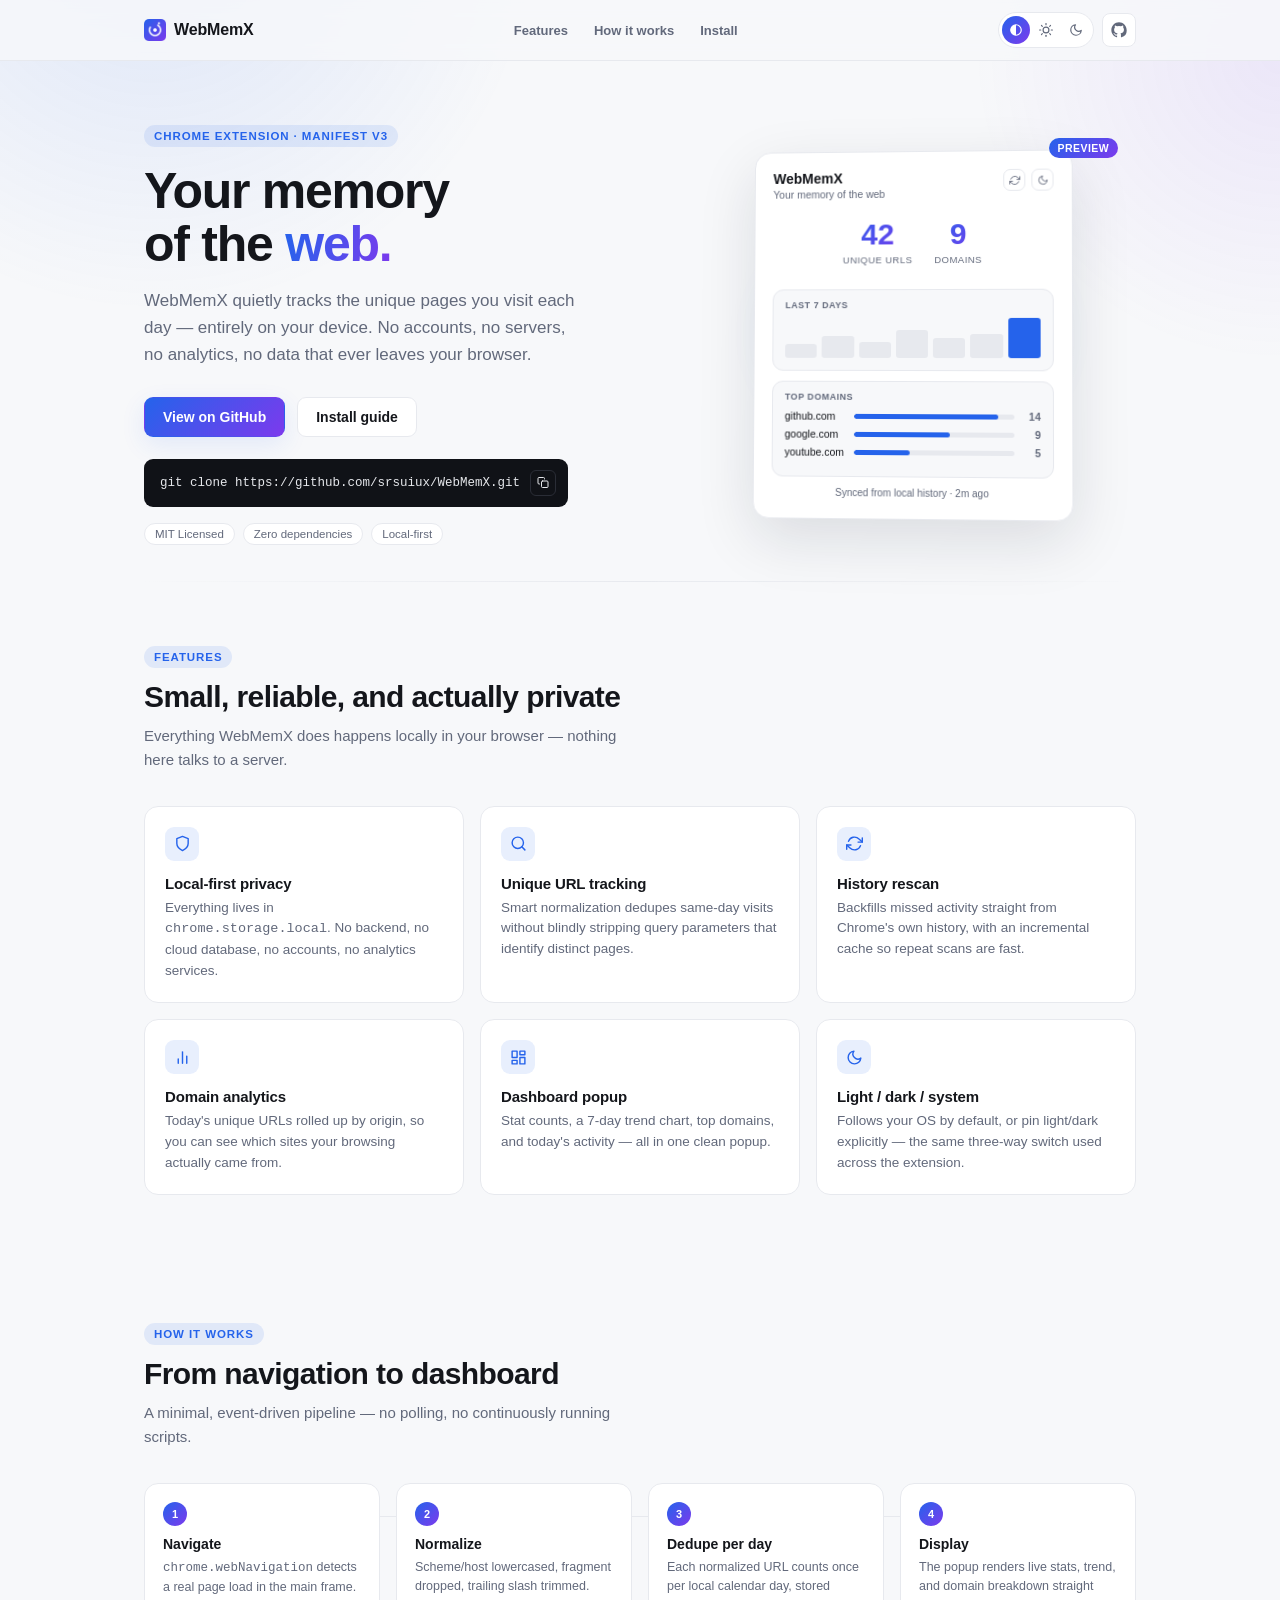
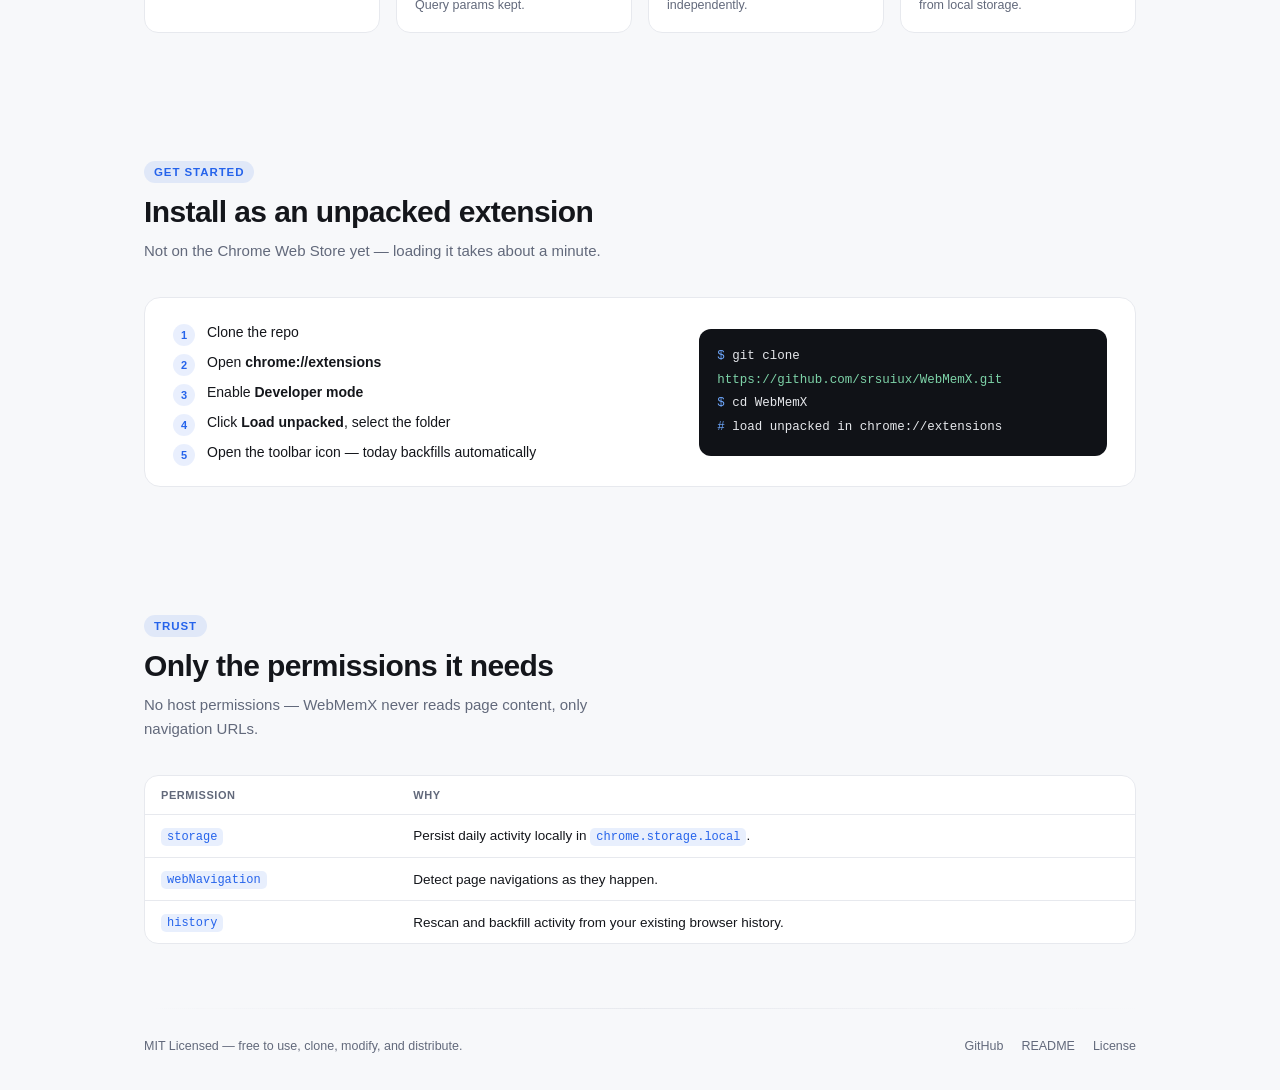
<file: docs/index.html>
<!DOCTYPE html>
<html lang="en">
<head>
<meta charset="UTF-8" />
<script>
  // Applied synchronously, before first paint, so a returning visitor with
  // an explicit theme saved never sees a flash of the wrong theme.
  (function () {
    try {
      var t = localStorage.getItem("webmemx-docs-theme");
      if (t === "light" || t === "dark") document.documentElement.setAttribute("data-theme", t);
    } catch (e) {}
  })();
</script>
<meta name="viewport" content="width=device-width, initial-scale=1" />
<title>WebMemX — Your memory of the web</title>
<meta name="description" content="WebMemX is a privacy-first Chrome extension that locally tracks the unique pages you visit. No accounts, no servers, no tracking." />
<link rel="icon" type="image/svg+xml" href="icons/webmemx-icon.svg" />
<link rel="icon" type="image/png" sizes="32x32" href="icons/icon-32.png" />
<link rel="icon" type="image/png" sizes="48x48" href="icons/icon-48.png" />
<link rel="apple-touch-icon" sizes="180x180" href="icons/icon-180.png" />
<style>
  :root {
    color-scheme: light dark;
    --bg: #f7f8fa;
    --bg-raised: #ffffff;
    --fg: #14161b;
    --muted: #62697b;
    --accent: #2563eb;
    --accent-2: #7c3aed;
    --accent-soft: rgba(37, 99, 235, 0.1);
    --glow-1: rgba(37, 99, 235, 0.12);
    --glow-2: rgba(124, 58, 237, 0.09);
    --border: #e7e9ee;
    --code-bg: #101217;
    --code-fg: #e6e8ec;
    --shadow: 0 1px 2px rgba(16, 24, 40, 0.04), 0 12px 32px rgba(16, 24, 40, 0.06);
    --shadow-lg: 0 20px 60px rgba(16, 24, 40, 0.12);
    --noise-opacity: 0.025;
  }

  @media (prefers-color-scheme: dark) {
    :root:not([data-theme="light"]) {
      --bg: #08090c;
      --bg-raised: #131519;
      --fg: #f3f4f6;
      --muted: #939aab;
      --accent: #6ea8fe;
      --accent-2: #b39bfb;
      --accent-soft: rgba(110, 168, 254, 0.14);
      --glow-1: rgba(110, 168, 254, 0.16);
      --glow-2: rgba(179, 155, 251, 0.12);
      --border: #23262e;
      --code-bg: #05060a;
      --code-fg: #e6e8ec;
      --shadow: 0 1px 2px rgba(0, 0, 0, 0.4), 0 12px 32px rgba(0, 0, 0, 0.35);
      --shadow-lg: 0 24px 70px rgba(0, 0, 0, 0.55);
      --noise-opacity: 0.045;
    }
  }

  :root[data-theme="dark"] {
    --bg: #08090c;
    --bg-raised: #131519;
    --fg: #f3f4f6;
    --muted: #939aab;
    --accent: #6ea8fe;
    --accent-2: #b39bfb;
    --accent-soft: rgba(110, 168, 254, 0.14);
    --glow-1: rgba(110, 168, 254, 0.16);
    --glow-2: rgba(179, 155, 251, 0.12);
    --border: #23262e;
    --code-bg: #05060a;
    --code-fg: #e6e8ec;
    --shadow: 0 1px 2px rgba(0, 0, 0, 0.4), 0 12px 32px rgba(0, 0, 0, 0.35);
    --shadow-lg: 0 24px 70px rgba(0, 0, 0, 0.55);
    --noise-opacity: 0.045;
  }

  :root[data-theme="light"] {
    --bg: #f7f8fa;
    --bg-raised: #ffffff;
    --fg: #14161b;
    --muted: #62697b;
    --accent: #2563eb;
    --accent-2: #7c3aed;
    --accent-soft: rgba(37, 99, 235, 0.1);
    --glow-1: rgba(37, 99, 235, 0.12);
    --glow-2: rgba(124, 58, 237, 0.09);
    --border: #e7e9ee;
    --code-bg: #101217;
    --code-fg: #e6e8ec;
    --shadow: 0 1px 2px rgba(16, 24, 40, 0.04), 0 12px 32px rgba(16, 24, 40, 0.06);
    --shadow-lg: 0 20px 60px rgba(16, 24, 40, 0.12);
    --noise-opacity: 0.025;
  }

  * { box-sizing: border-box; }

  html { scroll-behavior: smooth; }

  body {
    margin: 0;
    background: var(--bg);
    color: var(--fg);
    font-family: -apple-system, BlinkMacSystemFont, "Segoe UI", Roboto, sans-serif;
    -webkit-font-smoothing: antialiased;
    position: relative;
  }

  body::before {
    content: "";
    position: fixed;
    inset: 0;
    z-index: -2;
    pointer-events: none;
    background:
      radial-gradient(640px circle at 12% -8%, var(--glow-1), transparent 60%),
      radial-gradient(560px circle at 100% 6%, var(--glow-2), transparent 55%);
  }

  body::after {
    content: "";
    position: fixed;
    inset: 0;
    z-index: -1;
    pointer-events: none;
    opacity: var(--noise-opacity);
    mix-blend-mode: overlay;
    background-image: url("data:image/svg+xml,%3Csvg xmlns='http://www.w3.org/2000/svg' width='140' height='140'%3E%3Cfilter id='n'%3E%3CfeTurbulence type='fractalNoise' baseFrequency='0.85' numOctaves='2' stitchTiles='stitch'/%3E%3C/filter%3E%3Crect width='100%25' height='100%25' filter='url(%23n)'/%3E%3C/svg%3E");
  }

  a { color: inherit; }

  .wrap {
    max-width: 1040px;
    margin: 0 auto;
    padding: 0 24px;
  }

  /* ---- nav ---- */
  nav {
    position: sticky;
    top: 0;
    z-index: 20;
    background: color-mix(in srgb, var(--bg) 82%, transparent);
    backdrop-filter: blur(10px);
    border-bottom: 1px solid var(--border);
  }

  nav .wrap {
    display: grid;
    grid-template-columns: auto 1fr auto;
    align-items: center;
    gap: 16px;
    height: 60px;
  }

  .wordmark {
    display: flex;
    align-items: center;
    gap: 8px;
    font-weight: 800;
    font-size: 16px;
    letter-spacing: -0.01em;
    text-decoration: none;
  }

  .wordmark img {
    width: 22px;
    height: 22px;
    display: block;
  }

  .nav-links {
    display: flex;
    justify-content: center;
    gap: 26px;
    font-size: 13px;
    font-weight: 600;
    color: var(--muted);
  }

  .nav-links a { text-decoration: none; transition: color 0.15s ease; }
  .nav-links a:hover { color: var(--fg); }

  .nav-actions {
    display: flex;
    align-items: center;
    gap: 8px;
  }

  .icon-btn {
    display: flex;
    align-items: center;
    justify-content: center;
    width: 34px;
    height: 34px;
    border-radius: 8px;
    border: 1px solid var(--border);
    background: var(--bg-raised);
    color: var(--muted);
    cursor: pointer;
    text-decoration: none;
    transition: color 0.15s ease, border-color 0.15s ease, transform 0.15s ease;
  }

  .icon-btn:hover { color: var(--fg); border-color: var(--accent); }
  .icon-btn:active { transform: scale(0.94); }
  .icon-btn svg { width: 16px; height: 16px; }

  .theme-switch {
    display: flex;
    gap: 2px;
    padding: 3px;
    border-radius: 999px;
    border: 1px solid var(--border);
    background: var(--bg-raised);
  }

  .t-opt {
    display: flex;
    align-items: center;
    justify-content: center;
    width: 28px;
    height: 28px;
    border: none;
    border-radius: 999px;
    background: transparent;
    color: var(--muted);
    cursor: pointer;
    transition: background 0.15s ease, color 0.15s ease;
  }

  .t-opt svg { width: 14px; height: 14px; }
  .t-opt:hover { color: var(--fg); }

  .t-opt.active {
    background: linear-gradient(135deg, var(--accent), var(--accent-2));
    color: #fff;
  }

  .t-opt.active:hover { color: #fff; }

  @media (max-width: 700px) {
    .nav-links { display: none; }
  }

  /* ---- hero ---- */
  header.hero {
    padding: 64px 0 36px;
    position: relative;
  }

  .hero-grid {
    display: grid;
    grid-template-columns: 1.05fr 0.95fr;
    gap: 48px;
    align-items: center;
  }

  .eyebrow {
    display: inline-flex;
    align-items: center;
    gap: 6px;
    font-size: 11.5px;
    font-weight: 700;
    text-transform: uppercase;
    letter-spacing: 0.08em;
    color: var(--accent);
    background: var(--accent-soft);
    padding: 5px 10px;
    border-radius: 999px;
    margin-bottom: 18px;
  }

  h1 {
    margin: 0 0 16px;
    font-size: clamp(34px, 5vw, 50px);
    line-height: 1.06;
    letter-spacing: -0.025em;
    font-weight: 800;
  }

  h1 span {
    color: var(--accent);
    background: linear-gradient(100deg, var(--accent), var(--accent-2));
    -webkit-background-clip: text;
    background-clip: text;
    -webkit-text-fill-color: transparent;
  }

  .lede {
    margin: 0 0 28px;
    font-size: 17px;
    line-height: 1.6;
    color: var(--muted);
    max-width: 46ch;
  }

  .cta-row {
    display: flex;
    flex-wrap: wrap;
    gap: 12px;
    margin-bottom: 22px;
  }

  .btn {
    display: inline-flex;
    align-items: center;
    gap: 8px;
    padding: 11px 18px;
    border-radius: 9px;
    font-size: 14px;
    font-weight: 700;
    text-decoration: none;
    border: 1px solid transparent;
    cursor: pointer;
    transition: transform 0.15s ease, opacity 0.15s ease, box-shadow 0.2s ease;
  }

  .btn:active { transform: scale(0.97); }

  .btn-primary {
    background: linear-gradient(135deg, var(--accent), var(--accent-2));
    color: #fff;
    box-shadow: 0 8px 24px var(--accent-soft);
  }

  .btn-primary:hover { opacity: 0.92; box-shadow: 0 10px 30px var(--accent-soft); }

  .btn-ghost {
    background: var(--bg-raised);
    color: var(--fg);
    border-color: var(--border);
  }

  .btn-ghost:hover { border-color: var(--accent); }

  .clone-box {
    display: inline-flex;
    align-items: center;
    gap: 10px;
    background: var(--code-bg);
    color: var(--code-fg);
    border-radius: 9px;
    padding: 11px 12px 11px 16px;
    font-size: 12.5px;
    max-width: 100%;
  }

  .clone-box code {
    font-family: ui-monospace, SFMono-Regular, Menlo, monospace;
    white-space: nowrap;
    overflow-x: auto;
  }

  .clone-box button {
    flex-shrink: 0;
    display: flex;
    align-items: center;
    justify-content: center;
    width: 26px;
    height: 26px;
    border-radius: 6px;
    border: 1px solid #2a2d36;
    background: transparent;
    color: var(--code-fg);
    cursor: pointer;
  }

  .clone-box button:hover { background: #1c1e26; }
  .clone-box svg { width: 13px; height: 13px; }

  .badges {
    display: flex;
    gap: 8px;
    flex-wrap: wrap;
    font-size: 11.5px;
    color: var(--muted);
    margin-top: 16px;
  }

  .badge {
    border: 1px solid var(--border);
    border-radius: 999px;
    padding: 4px 10px;
    background: var(--bg-raised);
  }

  /* ---- mock popup preview ---- */
  .preview-shell {
    position: relative;
    display: flex;
    justify-content: center;
  }

  .preview-shell::before {
    content: "";
    position: absolute;
    inset: -30px;
    background: radial-gradient(closest-side, var(--glow-1), transparent 70%);
    filter: blur(6px);
    z-index: 0;
  }

  .preview-tag {
    position: absolute;
    top: -12px;
    right: 18px;
    background: linear-gradient(135deg, var(--accent), var(--accent-2));
    color: #fff;
    font-size: 10.5px;
    font-weight: 800;
    letter-spacing: 0.04em;
    text-transform: uppercase;
    padding: 4px 9px;
    border-radius: 999px;
    z-index: 2;
  }

  .mock {
    position: relative;
    z-index: 1;
    width: 320px;
    background: var(--bg-raised);
    border: 1px solid var(--border);
    border-radius: 16px;
    box-shadow: var(--shadow-lg);
    padding: 18px 18px 20px;
    transform: perspective(1200px) rotateY(-4deg) rotateX(2deg);
  }

  .mock-header {
    display: flex;
    justify-content: space-between;
    align-items: flex-start;
    margin-bottom: 14px;
  }

  .mock-header .title { font-weight: 800; font-size: 14px; }
  .mock-header .sub { font-size: 10.5px; color: var(--muted); margin-top: 2px; }

  .mock-icons { display: flex; gap: 6px; }
  .mock-icons span {
    width: 22px;
    height: 22px;
    border-radius: 7px;
    border: 1px solid var(--border);
    display: flex;
    align-items: center;
    justify-content: center;
    color: var(--muted);
  }
  .mock-icons svg { width: 11px; height: 11px; }

  .mock-hero {
    display: flex;
    justify-content: center;
    gap: 22px;
    padding: 6px 0 12px;
  }

  .mock-stat { text-align: center; }
  .mock-stat b {
    display: block;
    font-size: 30px;
    line-height: 1;
    background: linear-gradient(135deg, var(--accent), var(--accent-2));
    -webkit-background-clip: text;
    background-clip: text;
    -webkit-text-fill-color: transparent;
  }
  .mock-stat small { font-size: 9.5px; color: var(--muted); text-transform: uppercase; letter-spacing: 0.05em; }

  .mock-panel {
    background: var(--bg);
    border: 1px solid var(--border);
    border-radius: 11px;
    padding: 10px 12px 12px;
    margin-top: 10px;
  }

  .mock-panel h4 {
    margin: 0 0 8px;
    font-size: 9px;
    text-transform: uppercase;
    letter-spacing: 0.06em;
    color: var(--muted);
    font-weight: 800;
  }

  .mock-trend {
    display: flex;
    align-items: flex-end;
    gap: 5px;
    height: 40px;
  }

  .mock-trend i {
    flex: 1;
    display: block;
    background: var(--border);
    border-radius: 3px;
  }

  .mock-trend i.on { background: var(--accent); }

  .mock-domain {
    display: grid;
    grid-template-columns: 62px 1fr 18px;
    align-items: center;
    gap: 8px;
    font-size: 10.5px;
    margin-bottom: 6px;
  }

  .mock-domain .track {
    height: 5px;
    border-radius: 3px;
    background: var(--border);
    overflow: hidden;
  }

  .mock-domain .fill { height: 100%; background: var(--accent); border-radius: 3px; }
  .mock-domain b { text-align: right; color: var(--muted); font-weight: 600; }

  .mock-caption {
    margin-top: 10px;
    font-size: 10px;
    color: var(--muted);
    text-align: center;
  }

  /* ---- section divider ---- */
  .divider {
    height: 1px;
    background: linear-gradient(90deg, transparent, var(--border), transparent);
  }

  /* ---- sections ---- */
  section { padding: 64px 0; scroll-margin-top: 76px; }

  .section-head { max-width: 56ch; margin: 0 0 34px; }
  .section-head .eyebrow { margin-bottom: 12px; }

  h2 {
    margin: 0 0 10px;
    font-size: clamp(24px, 3vw, 30px);
    letter-spacing: -0.02em;
  }

  .section-head p {
    margin: 0;
    color: var(--muted);
    font-size: 15px;
    line-height: 1.6;
  }

  .reveal {
    opacity: 0;
    transform: translateY(16px);
    transition: opacity 0.6s ease, transform 0.6s ease;
  }

  .reveal.in { opacity: 1; transform: none; }

  @media (prefers-reduced-motion: reduce) {
    .reveal { opacity: 1; transform: none; transition: none; }
    html { scroll-behavior: auto; }
  }

  .grid-cards {
    display: grid;
    grid-template-columns: repeat(3, 1fr);
    gap: 16px;
  }

  .card {
    background: var(--bg-raised);
    border: 1px solid var(--border);
    border-radius: 14px;
    padding: 20px;
    transition: transform 0.18s ease, border-color 0.18s ease, box-shadow 0.18s ease;
  }

  .card:hover {
    transform: translateY(-3px);
    border-color: var(--accent);
    box-shadow: var(--shadow);
  }

  .card .ic {
    width: 34px;
    height: 34px;
    border-radius: 9px;
    background: var(--accent-soft);
    color: var(--accent);
    display: flex;
    align-items: center;
    justify-content: center;
    margin-bottom: 14px;
  }

  .card .ic svg { width: 17px; height: 17px; }

  .card h3 { margin: 0 0 6px; font-size: 15px; letter-spacing: -0.01em; }
  .card p { margin: 0; font-size: 13.5px; line-height: 1.55; color: var(--muted); }

  /* ---- how it works ---- */
  .steps-wrap { position: relative; }

  .steps-line {
    position: absolute;
    top: 33px;
    left: 4%;
    right: 4%;
    height: 1px;
    background: linear-gradient(90deg, transparent, var(--border) 15%, var(--border) 85%, transparent);
    z-index: 0;
  }

  .steps {
    position: relative;
    z-index: 1;
    display: grid;
    grid-template-columns: repeat(4, 1fr);
    gap: 16px;
  }

  .step {
    border: 1px solid var(--border);
    border-radius: 14px;
    padding: 18px;
    background: var(--bg-raised);
  }

  .step .n {
    display: inline-flex;
    align-items: center;
    justify-content: center;
    width: 24px;
    height: 24px;
    border-radius: 999px;
    font-size: 11px;
    font-weight: 800;
    color: #fff;
    background: linear-gradient(135deg, var(--accent), var(--accent-2));
    margin-bottom: 10px;
  }

  .step h3 { margin: 0 0 6px; font-size: 14px; }
  .step p { margin: 0; font-size: 12.5px; color: var(--muted); line-height: 1.5; }

  @media (max-width: 860px) {
    .steps-line { display: none; }
  }

  /* ---- install ---- */
  .install-panel {
    background: var(--bg-raised);
    border: 1px solid var(--border);
    border-radius: 16px;
    padding: 26px 28px;
    display: grid;
    grid-template-columns: 1.1fr 0.9fr;
    gap: 28px;
    align-items: center;
  }

  ol.install-steps {
    list-style: none;
    margin: 0;
    padding: 0;
    counter-reset: step;
    font-size: 14px;
    color: var(--fg);
  }

  ol.install-steps li {
    position: relative;
    padding-left: 34px;
    counter-increment: step;
    margin-bottom: 14px;
  }

  ol.install-steps li:last-child { margin-bottom: 0; }

  ol.install-steps li::before {
    content: counter(step);
    position: absolute;
    left: 0;
    top: 0;
    width: 22px;
    height: 22px;
    border-radius: 999px;
    background: var(--accent-soft);
    color: var(--accent);
    font-size: 11px;
    font-weight: 800;
    text-align: center;
    line-height: 22px;
  }

  ol.install-steps b { color: var(--fg); }

  .terminal {
    background: var(--code-bg);
    color: var(--code-fg);
    border-radius: 12px;
    padding: 16px 18px;
    font-family: ui-monospace, SFMono-Regular, Menlo, monospace;
    font-size: 12.5px;
    line-height: 1.9;
  }

  .terminal .l { display: block; }
  .terminal .p { color: #6ea8fe; }
  .terminal .c { color: #7dd3a8; }

  /* ---- permissions ---- */
  .perm-wrap {
    border: 1px solid var(--border);
    border-radius: 14px;
    overflow: hidden;
    background: var(--bg-raised);
  }

  table.perm { width: 100%; border-collapse: collapse; font-size: 13.5px; }

  table.perm th, table.perm td { text-align: left; padding: 13px 16px; }

  table.perm tbody tr { border-top: 1px solid var(--border); transition: background 0.15s ease; }
  table.perm tbody tr:hover { background: var(--accent-soft); }

  table.perm th {
    color: var(--muted);
    font-size: 11px;
    text-transform: uppercase;
    letter-spacing: 0.05em;
    font-weight: 700;
  }

  table.perm code {
    font-family: ui-monospace, SFMono-Regular, Menlo, monospace;
    background: var(--accent-soft);
    color: var(--accent);
    padding: 2px 6px;
    border-radius: 5px;
    font-size: 12px;
  }

  /* ---- footer ---- */
  footer { padding: 30px 0 40px; }

  footer .wrap {
    display: flex;
    justify-content: space-between;
    align-items: center;
    flex-wrap: wrap;
    gap: 12px;
  }

  footer p { margin: 0; font-size: 12.5px; color: var(--muted); }
  footer a { text-decoration: none; color: var(--muted); }
  footer a:hover { color: var(--fg); }
  footer .foot-links { display: flex; gap: 18px; font-size: 12.5px; }

  @media (max-width: 860px) {
    .hero-grid { grid-template-columns: 1fr; }
    .preview-shell { order: -1; }
    .mock { transform: none; }
    .grid-cards { grid-template-columns: repeat(2, 1fr); }
    .steps { grid-template-columns: repeat(2, 1fr); }
    .install-panel { grid-template-columns: 1fr; }
  }

  @media (max-width: 540px) {
    .grid-cards { grid-template-columns: 1fr; }
    .steps { grid-template-columns: 1fr; }
    .mock { width: 100%; }
  }
</style>
</head>
<body>

<nav>
  <div class="wrap">
    <a class="wordmark" href="#top">
      <img src="icons/icon-48.png" width="22" height="22" alt="" />
      WebMemX
    </a>
    <div class="nav-links">
      <a href="#features">Features</a>
      <a href="#how">How it works</a>
      <a href="#install">Install</a>
    </div>
    <div class="nav-actions">
      <div class="theme-switch" id="theme-switch" role="group" aria-label="Theme">
        <button type="button" class="t-opt" data-opt="auto" title="System theme" aria-label="System theme">
          <svg viewBox="0 0 24 24" fill="none" stroke="currentColor" stroke-width="2" stroke-linecap="round" stroke-linejoin="round"><circle cx="12" cy="12" r="9"></circle><path d="M12 3a9 9 0 000 18z" fill="currentColor" stroke="none"></path></svg>
        </button>
        <button type="button" class="t-opt" data-opt="light" title="Light theme" aria-label="Light theme">
          <svg viewBox="0 0 24 24" fill="none" stroke="currentColor" stroke-width="2" stroke-linecap="round" stroke-linejoin="round"><circle cx="12" cy="12" r="5"></circle><line x1="12" y1="1" x2="12" y2="3"></line><line x1="12" y1="21" x2="12" y2="23"></line><line x1="4.22" y1="4.22" x2="5.64" y2="5.64"></line><line x1="18.36" y1="18.36" x2="19.78" y2="19.78"></line><line x1="1" y1="12" x2="3" y2="12"></line><line x1="21" y1="12" x2="23" y2="12"></line><line x1="4.22" y1="19.78" x2="5.64" y2="18.36"></line><line x1="18.36" y1="5.64" x2="19.78" y2="4.22"></line></svg>
        </button>
        <button type="button" class="t-opt" data-opt="dark" title="Dark theme" aria-label="Dark theme">
          <svg viewBox="0 0 24 24" fill="none" stroke="currentColor" stroke-width="2" stroke-linecap="round" stroke-linejoin="round"><path d="M21 12.79A9 9 0 1111.21 3 7 7 0 0021 12.79z"></path></svg>
        </button>
      </div>
      <a class="icon-btn" href="https://github.com/srsuiux/WebMemX" target="_blank" rel="noopener" aria-label="View on GitHub">
        <svg viewBox="0 0 24 24" fill="currentColor"><path d="M12 .5C5.73.5.5 5.73.5 12c0 5.09 3.29 9.4 7.86 10.93.58.1.79-.25.79-.56 0-.28-.01-1.02-.02-2-3.2.7-3.88-1.54-3.88-1.54-.52-1.34-1.28-1.7-1.28-1.7-1.04-.72.08-.7.08-.7 1.15.08 1.76 1.19 1.76 1.19 1.03 1.76 2.7 1.25 3.36.96.1-.75.4-1.25.73-1.54-2.55-.29-5.23-1.28-5.23-5.69 0-1.26.45-2.28 1.19-3.09-.12-.29-.52-1.46.11-3.05 0 0 .97-.31 3.18 1.18a11 11 0 0 1 5.79 0c2.2-1.49 3.17-1.18 3.17-1.18.64 1.59.24 2.76.12 3.05.74.81 1.18 1.83 1.18 3.09 0 4.42-2.69 5.4-5.25 5.68.41.36.78 1.08.78 2.17 0 1.57-.01 2.83-.01 3.22 0 .31.21.67.8.56A10.52 10.52 0 0 0 23.5 12C23.5 5.73 18.27.5 12 .5z"/></svg>
      </a>
    </div>
  </div>
</nav>

<div id="top"></div>

<header class="hero">
  <div class="wrap hero-grid">
    <div>
      <span class="eyebrow">Chrome Extension · Manifest V3</span>
      <h1>Your memory<br />of the <span>web.</span></h1>
      <p class="lede">
        WebMemX quietly tracks the unique pages you visit each day — entirely on your
        device. No accounts, no servers, no analytics, no data that ever leaves your browser.
      </p>
      <div class="cta-row">
        <a class="btn btn-primary" href="https://github.com/srsuiux/WebMemX" target="_blank" rel="noopener">
          View on GitHub
        </a>
        <a class="btn btn-ghost" href="#install">Install guide</a>
      </div>
      <div class="clone-box">
        <code>git clone https://github.com/srsuiux/WebMemX.git</code>
        <button type="button" id="copy-btn" aria-label="Copy clone command" title="Copy">
          <svg id="copy-icon" viewBox="0 0 24 24" fill="none" stroke="currentColor" stroke-width="2" stroke-linecap="round" stroke-linejoin="round"><rect x="9" y="9" width="13" height="13" rx="2"></rect><path d="M5 15H4a2 2 0 01-2-2V4a2 2 0 012-2h9a2 2 0 012 2v1"></path></svg>
        </button>
      </div>
      <div class="badges">
        <span class="badge">MIT Licensed</span>
        <span class="badge">Zero dependencies</span>
        <span class="badge">Local-first</span>
      </div>
    </div>

    <div class="preview-shell">
      <span class="preview-tag">Preview</span>
      <div class="mock">
        <div class="mock-header">
          <div>
            <div class="title">WebMemX</div>
            <div class="sub">Your memory of the web</div>
          </div>
          <div class="mock-icons">
            <span>
              <svg viewBox="0 0 24 24" fill="none" stroke="currentColor" stroke-width="2" stroke-linecap="round" stroke-linejoin="round"><polyline points="23 4 23 10 17 10"></polyline><polyline points="1 20 1 14 7 14"></polyline><path d="M3.51 9a9 9 0 0 1 14.85-3.36L23 10M1 14l4.64 4.36A9 9 0 0 0 20.49 15"></path></svg>
            </span>
            <span>
              <svg viewBox="0 0 24 24" fill="none" stroke="currentColor" stroke-width="2" stroke-linecap="round" stroke-linejoin="round"><path d="M21 12.79A9 9 0 1111.21 3 7 7 0 0021 12.79z"></path></svg>
            </span>
          </div>
        </div>
        <div class="mock-hero">
          <div class="mock-stat"><b>42</b><small>Unique URLs</small></div>
          <div class="mock-stat"><b>9</b><small>Domains</small></div>
        </div>
        <div class="mock-panel">
          <h4>Last 7 Days</h4>
          <div class="mock-trend">
            <i style="height:35%"></i>
            <i style="height:55%"></i>
            <i style="height:40%"></i>
            <i style="height:70%"></i>
            <i style="height:50%"></i>
            <i style="height:60%"></i>
            <i class="on" style="height:100%"></i>
          </div>
        </div>
        <div class="mock-panel">
          <h4>Top Domains</h4>
          <div class="mock-domain"><span>github.com</span><div class="track"><div class="fill" style="width:90%"></div></div><b>14</b></div>
          <div class="mock-domain"><span>google.com</span><div class="track"><div class="fill" style="width:60%"></div></div><b>9</b></div>
          <div class="mock-domain"><span>youtube.com</span><div class="track"><div class="fill" style="width:35%"></div></div><b>5</b></div>
        </div>
        <div class="mock-caption">Synced from local history · 2m ago</div>
      </div>
    </div>
  </div>
</header>

<div class="wrap"><div class="divider"></div></div>

<section id="features">
  <div class="wrap">
    <div class="section-head reveal">
      <span class="eyebrow">Features</span>
      <h2>Small, reliable, and actually private</h2>
      <p>Everything WebMemX does happens locally in your browser — nothing here talks to a server.</p>
    </div>
    <div class="grid-cards reveal">
      <div class="card">
        <div class="ic"><svg viewBox="0 0 24 24" fill="none" stroke="currentColor" stroke-width="2" stroke-linecap="round" stroke-linejoin="round"><path d="M12 22s8-4 8-10V5l-8-3-8 3v7c0 6 8 10 8 10z"></path></svg></div>
        <h3>Local-first privacy</h3>
        <p>Everything lives in <code>chrome.storage.local</code>. No backend, no cloud database, no accounts, no analytics services.</p>
      </div>
      <div class="card">
        <div class="ic"><svg viewBox="0 0 24 24" fill="none" stroke="currentColor" stroke-width="2" stroke-linecap="round" stroke-linejoin="round"><circle cx="11" cy="11" r="8"></circle><line x1="21" y1="21" x2="16.65" y2="16.65"></line></svg></div>
        <h3>Unique URL tracking</h3>
        <p>Smart normalization dedupes same-day visits without blindly stripping query parameters that identify distinct pages.</p>
      </div>
      <div class="card">
        <div class="ic"><svg viewBox="0 0 24 24" fill="none" stroke="currentColor" stroke-width="2" stroke-linecap="round" stroke-linejoin="round"><polyline points="23 4 23 10 17 10"></polyline><polyline points="1 20 1 14 7 14"></polyline><path d="M3.51 9a9 9 0 0 1 14.85-3.36L23 10M1 14l4.64 4.36A9 9 0 0 0 20.49 15"></path></svg></div>
        <h3>History rescan</h3>
        <p>Backfills missed activity straight from Chrome's own history, with an incremental cache so repeat scans are fast.</p>
      </div>
      <div class="card">
        <div class="ic"><svg viewBox="0 0 24 24" fill="none" stroke="currentColor" stroke-width="2" stroke-linecap="round" stroke-linejoin="round"><line x1="18" y1="20" x2="18" y2="10"></line><line x1="12" y1="20" x2="12" y2="4"></line><line x1="6" y1="20" x2="6" y2="14"></line></svg></div>
        <h3>Domain analytics</h3>
        <p>Today's unique URLs rolled up by origin, so you can see which sites your browsing actually came from.</p>
      </div>
      <div class="card">
        <div class="ic"><svg viewBox="0 0 24 24" fill="none" stroke="currentColor" stroke-width="2" stroke-linecap="round" stroke-linejoin="round"><rect x="3" y="3" width="7" height="9"></rect><rect x="14" y="3" width="7" height="5"></rect><rect x="14" y="12" width="7" height="9"></rect><rect x="3" y="16" width="7" height="5"></rect></svg></div>
        <h3>Dashboard popup</h3>
        <p>Stat counts, a 7-day trend chart, top domains, and today's activity — all in one clean popup.</p>
      </div>
      <div class="card">
        <div class="ic"><svg viewBox="0 0 24 24" fill="none" stroke="currentColor" stroke-width="2" stroke-linecap="round" stroke-linejoin="round"><path d="M21 12.79A9 9 0 1111.21 3 7 7 0 0021 12.79z"></path></svg></div>
        <h3>Light / dark / system</h3>
        <p>Follows your OS by default, or pin light/dark explicitly — the same three-way switch used across the extension.</p>
      </div>
    </div>
  </div>
</section>

<section id="how">
  <div class="wrap">
    <div class="section-head reveal">
      <span class="eyebrow">How it works</span>
      <h2>From navigation to dashboard</h2>
      <p>A minimal, event-driven pipeline — no polling, no continuously running scripts.</p>
    </div>
    <div class="steps-wrap reveal">
      <div class="steps-line"></div>
      <div class="steps">
        <div class="step">
          <div class="n">1</div>
          <h3>Navigate</h3>
          <p><code>chrome.webNavigation</code> detects a real page load in the main frame.</p>
        </div>
        <div class="step">
          <div class="n">2</div>
          <h3>Normalize</h3>
          <p>Scheme/host lowercased, fragment dropped, trailing slash trimmed. Query params kept.</p>
        </div>
        <div class="step">
          <div class="n">3</div>
          <h3>Dedupe per day</h3>
          <p>Each normalized URL counts once per local calendar day, stored independently.</p>
        </div>
        <div class="step">
          <div class="n">4</div>
          <h3>Display</h3>
          <p>The popup renders live stats, trend, and domain breakdown straight from local storage.</p>
        </div>
      </div>
    </div>
  </div>
</section>

<section id="install">
  <div class="wrap">
    <div class="section-head reveal">
      <span class="eyebrow">Get started</span>
      <h2>Install as an unpacked extension</h2>
      <p>Not on the Chrome Web Store yet — loading it takes about a minute.</p>
    </div>
    <div class="install-panel reveal">
      <ol class="install-steps">
        <li>Clone the repo</li>
        <li>Open <b>chrome://extensions</b></li>
        <li>Enable <b>Developer mode</b></li>
        <li>Click <b>Load unpacked</b>, select the folder</li>
        <li>Open the toolbar icon — today backfills automatically</li>
      </ol>
      <div class="terminal">
        <span class="l"><span class="p">$</span> git clone <span class="c">https://github.com/srsuiux/WebMemX.git</span></span>
        <span class="l"><span class="p">$</span> cd WebMemX</span>
        <span class="l"><span class="p">#</span> load unpacked in chrome://extensions</span>
      </div>
    </div>
  </div>
</section>

<section id="permissions">
  <div class="wrap">
    <div class="section-head reveal">
      <span class="eyebrow">Trust</span>
      <h2>Only the permissions it needs</h2>
      <p>No host permissions — WebMemX never reads page content, only navigation URLs.</p>
    </div>
    <div class="perm-wrap reveal">
      <table class="perm">
        <thead><tr><th>Permission</th><th>Why</th></tr></thead>
        <tbody>
          <tr><td><code>storage</code></td><td>Persist daily activity locally in <code>chrome.storage.local</code>.</td></tr>
          <tr><td><code>webNavigation</code></td><td>Detect page navigations as they happen.</td></tr>
          <tr><td><code>history</code></td><td>Rescan and backfill activity from your existing browser history.</td></tr>
        </tbody>
      </table>
    </div>
  </div>
</section>

<div class="wrap"><div class="divider"></div></div>

<footer>
  <div class="wrap">
    <p>MIT Licensed — free to use, clone, modify, and distribute.</p>
    <div class="foot-links">
      <a href="https://github.com/srsuiux/WebMemX" target="_blank" rel="noopener">GitHub</a>
      <a href="https://github.com/srsuiux/WebMemX/blob/main/README.md" target="_blank" rel="noopener">README</a>
      <a href="https://github.com/srsuiux/WebMemX/blob/main/LICENSE" target="_blank" rel="noopener">License</a>
    </div>
  </div>
</footer>

<script>
  var THEME_KEY = "webmemx-docs-theme";
  var VALID = ["auto", "light", "dark"];

  function currentTheme() {
    var attr = document.documentElement.getAttribute("data-theme");
    return VALID.indexOf(attr) > -1 ? attr : "auto";
  }

  function applyTheme(pref) {
    if (pref === "auto") {
      document.documentElement.removeAttribute("data-theme");
    } else {
      document.documentElement.setAttribute("data-theme", pref);
    }
    document.querySelectorAll(".t-opt").forEach(function (btn) {
      var isActive = btn.getAttribute("data-opt") === pref;
      btn.classList.toggle("active", isActive);
      btn.setAttribute("aria-pressed", String(isActive));
    });
  }

  applyTheme(currentTheme());

  document.querySelectorAll(".t-opt").forEach(function (btn) {
    btn.addEventListener("click", function () {
      var pref = btn.getAttribute("data-opt");
      applyTheme(pref);
      try { localStorage.setItem(THEME_KEY, pref); } catch (e) {}
    });
  });

  document.getElementById("copy-btn").addEventListener("click", function () {
    var text = "git clone https://github.com/srsuiux/WebMemX.git";
    var icon = document.getElementById("copy-icon");
    var reset = function () {
      icon.innerHTML = '<rect x="9" y="9" width="13" height="13" rx="2"></rect><path d="M5 15H4a2 2 0 01-2-2V4a2 2 0 012-2h9a2 2 0 012 2v1"></path>';
    };
    var showCheck = function () {
      icon.innerHTML = '<polyline points="20 6 9 17 4 12"></polyline>';
      setTimeout(reset, 1400);
    };
    if (navigator.clipboard && navigator.clipboard.writeText) {
      navigator.clipboard.writeText(text).then(showCheck).catch(function () {});
    }
  });

  if (window.IntersectionObserver) {
    var io = new IntersectionObserver(
      function (entries) {
        entries.forEach(function (entry) {
          if (entry.isIntersecting) {
            entry.target.classList.add("in");
            io.unobserve(entry.target);
          }
        });
      },
      { threshold: 0.12 }
    );
    document.querySelectorAll(".reveal").forEach(function (el) { io.observe(el); });
  } else {
    document.querySelectorAll(".reveal").forEach(function (el) { el.classList.add("in"); });
  }
</script>

</body>
</html>
</file>
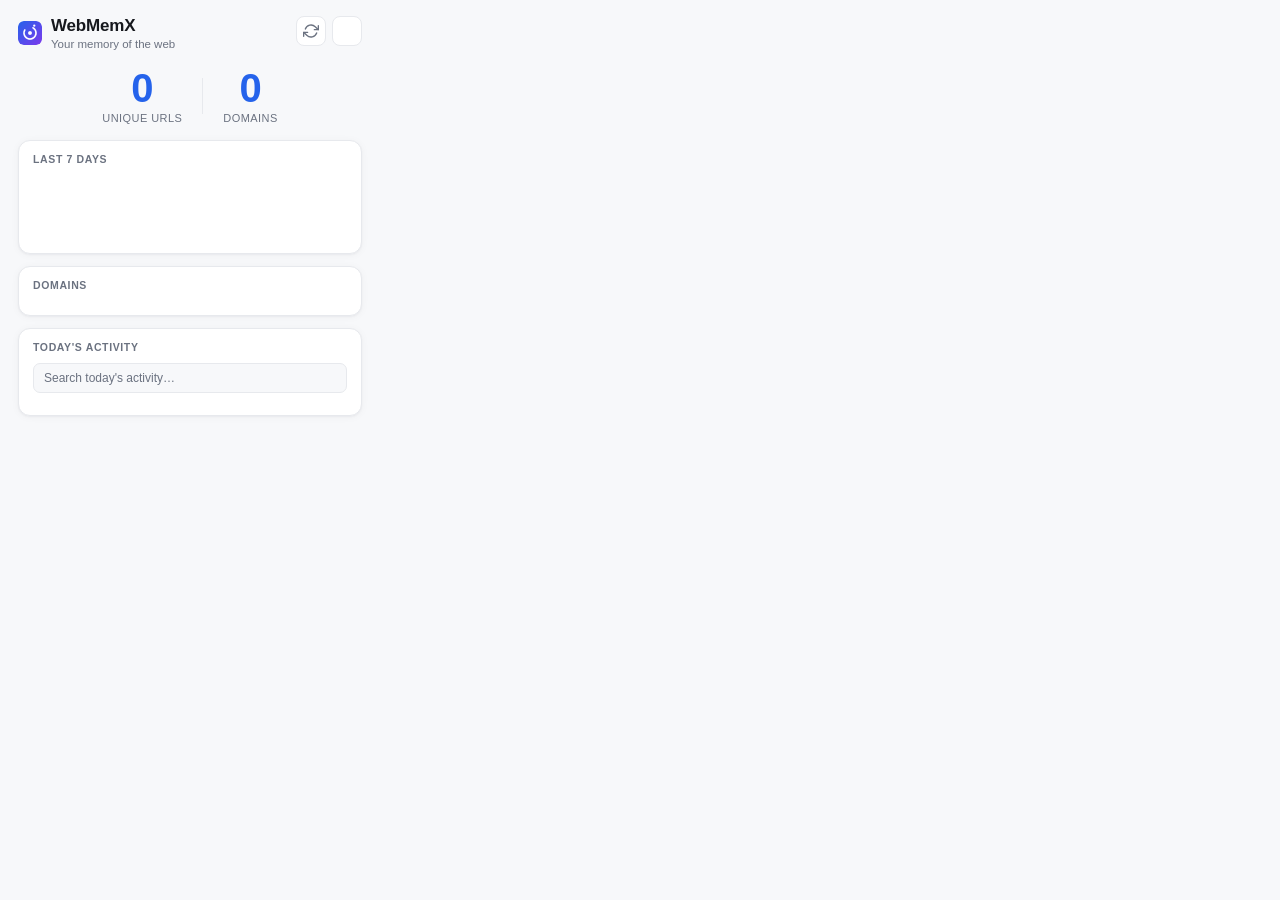
<file: src/popup/popup.html>
<!DOCTYPE html>
<html lang="en">
<head>
<meta charset="UTF-8" />
<title>WebMemX</title>
<link rel="stylesheet" href="popup.css" />
</head>
<body>
  <header>
    <div class="brand">
      <img class="brand-icon" src="../../icons/icon-48.png" width="24" height="24" alt="" />
      <div>
        <h1>WebMemX</h1>
        <p class="tagline">Your memory of the web</p>
      </div>
    </div>
    <div class="actions">
      <button id="rescan-btn" class="icon-btn" type="button" title="Rescan browser history" aria-label="Rescan browser history">
        <svg id="rescan-icon" viewBox="0 0 24 24" width="16" height="16" fill="none" stroke="currentColor" stroke-width="2" stroke-linecap="round" stroke-linejoin="round">
          <polyline points="23 4 23 10 17 10"></polyline>
          <polyline points="1 20 1 14 7 14"></polyline>
          <path d="M3.51 9a9 9 0 0 1 14.85-3.36L23 10M1 14l4.64 4.36A9 9 0 0 0 20.49 15"></path>
        </svg>
      </button>
      <button id="theme-btn" class="icon-btn" type="button" title="Theme: Auto" aria-label="Toggle theme">
        <span id="theme-icon"></span>
      </button>
    </div>
  </header>

  <div class="status-bar" id="status-bar" hidden></div>

  <main>
    <section class="hero">
      <div class="hero-stat">
        <div class="hero-number" id="count">0</div>
        <div class="hero-label">Unique URLs</div>
      </div>
      <div class="hero-divider"></div>
      <div class="hero-stat">
        <div class="hero-number" id="domain-count">0</div>
        <div class="hero-label">Domains</div>
      </div>
    </section>
    <div class="date" id="date"></div>

    <section class="panel">
      <h2>Last 7 Days</h2>
      <div class="trend" id="trend"></div>
    </section>

    <section class="panel" id="domains-panel">
      <h2>Domains</h2>
      <div class="domain-list" id="domain-list"></div>
    </section>

    <section class="panel">
      <h2>Today's Activity</h2>
      <input type="search" class="search-input" id="activity-search" placeholder="Search today's activity…" autocomplete="off" />
      <ul class="url-list" id="url-list"></ul>
      <p class="empty-state" id="empty-state" hidden>
        No web activity recorded yet.<br />
        Start browsing and WebMemX will remember it for you.
      </p>
    </section>
  </main>

  <script type="module" src="popup.js"></script>
</body>
</html>
</file>
<file: src/popup/popup.css>
:root {
  color-scheme: light dark;
  --bg: #f7f8fa;
  --card: #ffffff;
  --fg: #16181d;
  --muted: #6b7280;
  --accent: #2563eb;
  --accent-soft: rgba(37, 99, 235, 0.1);
  --border: #e7e9ed;
  --hover: #f0f2f5;
  --shadow: 0 1px 2px rgba(16, 24, 40, 0.04), 0 1px 8px rgba(16, 24, 40, 0.04);
}

/* Follows the OS preference unless the user picked an explicit theme. */
@media (prefers-color-scheme: dark) {
  :root:not([data-theme="light"]) {
    --bg: #0b0d12;
    --card: #15171d;
    --fg: #f3f4f6;
    --muted: #939aa8;
    --accent: #60a5fa;
    --accent-soft: rgba(96, 165, 250, 0.14);
    --border: #23262e;
    --hover: #1b1e25;
    --shadow: 0 1px 2px rgba(0, 0, 0, 0.3), 0 1px 8px rgba(0, 0, 0, 0.24);
  }
}

/* Explicit override wins in either direction. */
:root[data-theme="dark"] {
  --bg: #0b0d12;
  --card: #15171d;
  --fg: #f3f4f6;
  --muted: #939aa8;
  --accent: #60a5fa;
  --accent-soft: rgba(96, 165, 250, 0.14);
  --border: #23262e;
  --hover: #1b1e25;
  --shadow: 0 1px 2px rgba(0, 0, 0, 0.3), 0 1px 8px rgba(0, 0, 0, 0.24);
}

:root[data-theme="light"] {
  --bg: #f7f8fa;
  --card: #ffffff;
  --fg: #16181d;
  --muted: #6b7280;
  --accent: #2563eb;
  --accent-soft: rgba(37, 99, 235, 0.1);
  --border: #e7e9ed;
  --hover: #f0f2f5;
  --shadow: 0 1px 2px rgba(16, 24, 40, 0.04), 0 1px 8px rgba(16, 24, 40, 0.04);
}

* {
  box-sizing: border-box;
}

body {
  margin: 0;
  width: 380px;
  max-height: 580px;
  display: flex;
  flex-direction: column;
  background: var(--bg);
  color: var(--fg);
  font-family: -apple-system, BlinkMacSystemFont, "Segoe UI", Roboto, sans-serif;
}

header {
  display: flex;
  align-items: flex-start;
  justify-content: space-between;
  padding: 16px 18px 10px;
  flex-shrink: 0;
}

.brand {
  display: flex;
  align-items: center;
  gap: 9px;
}

.brand-icon {
  border-radius: 6px;
  flex-shrink: 0;
}

h1 {
  margin: 0;
  font-size: 17px;
  font-weight: 700;
  letter-spacing: -0.01em;
}

.tagline {
  margin: 2px 0 0;
  font-size: 11.5px;
  color: var(--muted);
}

.actions {
  display: flex;
  gap: 6px;
}

.icon-btn {
  display: flex;
  align-items: center;
  justify-content: center;
  width: 30px;
  height: 30px;
  padding: 0;
  border-radius: 8px;
  border: 1px solid var(--border);
  background: var(--card);
  color: var(--muted);
  cursor: pointer;
  transition: background 0.15s ease, color 0.15s ease, transform 0.15s ease;
}

.icon-btn:hover {
  background: var(--hover);
  color: var(--fg);
}

.icon-btn:active {
  transform: scale(0.94);
}

.icon-btn:disabled {
  opacity: 0.5;
  cursor: default;
}

.icon-btn svg,
.icon-btn span svg {
  width: 16px;
  height: 16px;
}

#rescan-icon.spinning {
  animation: spin 0.9s linear infinite;
}

@keyframes spin {
  to {
    transform: rotate(360deg);
  }
}

.status-bar {
  flex-shrink: 0;
  margin: 0 18px 8px;
  padding: 6px 10px;
  border-radius: 8px;
  background: var(--accent-soft);
  color: var(--accent);
  font-size: 11.5px;
  font-weight: 600;
  text-align: center;
}

main {
  overflow-y: auto;
  padding: 0 18px 18px;
}

.hero {
  display: flex;
  align-items: center;
  justify-content: center;
  gap: 20px;
  padding: 8px 0 2px;
}

.hero-stat {
  text-align: center;
}

.hero-number {
  font-size: 40px;
  font-weight: 700;
  line-height: 1;
  color: var(--accent);
  font-variant-numeric: tabular-nums;
}

.hero-label {
  margin-top: 4px;
  font-size: 11px;
  color: var(--muted);
  text-transform: uppercase;
  letter-spacing: 0.04em;
}

.hero-divider {
  width: 1px;
  height: 36px;
  background: var(--border);
}

.date {
  text-align: center;
  font-size: 12px;
  color: var(--muted);
  margin-bottom: 14px;
}

.panel {
  background: var(--card);
  border: 1px solid var(--border);
  border-radius: 12px;
  box-shadow: var(--shadow);
  padding: 12px 14px 14px;
  margin-bottom: 12px;
}

.panel:last-child {
  margin-bottom: 0;
}

h2 {
  font-size: 10.5px;
  font-weight: 700;
  margin: 0 0 10px;
  color: var(--muted);
  text-transform: uppercase;
  letter-spacing: 0.06em;
}

/* Trend bar chart */
.trend {
  display: flex;
  align-items: flex-end;
  justify-content: space-between;
  gap: 6px;
  height: 64px;
}

.trend-col {
  display: flex;
  flex-direction: column;
  align-items: center;
  justify-content: flex-end;
  gap: 6px;
  flex: 1;
  height: 100%;
}

.trend-bar-track {
  width: 100%;
  height: 44px;
  display: flex;
  align-items: flex-end;
}

.trend-bar {
  width: 100%;
  min-height: 3px;
  border-radius: 3px;
  background: var(--border);
  transition: background 0.15s ease;
}

.trend-col.is-today .trend-bar {
  background: var(--accent);
}

.trend-col-label {
  font-size: 10px;
  color: var(--muted);
}

/* Domain list */
.domain-list {
  display: flex;
  flex-direction: column;
  gap: 8px;
  max-height: 200px;
  overflow-y: auto;
  padding-right: 2px;
}

.domain-row {
  display: grid;
  grid-template-columns: 96px 1fr 26px;
  align-items: center;
  gap: 10px;
}

.domain-name {
  font-size: 12px;
  white-space: nowrap;
  overflow: hidden;
  text-overflow: ellipsis;
}

.domain-bar-track {
  height: 6px;
  border-radius: 3px;
  background: var(--hover);
  overflow: hidden;
}

.domain-bar {
  height: 100%;
  border-radius: 3px;
  background: var(--accent);
}

.domain-count {
  font-size: 11.5px;
  color: var(--muted);
  text-align: right;
  font-variant-numeric: tabular-nums;
}

.panel-empty {
  font-size: 12px;
  color: var(--muted);
  text-align: center;
  padding: 8px 0 4px;
}

/* Search */
.search-input {
  width: 100%;
  font: inherit;
  font-size: 12px;
  padding: 7px 10px;
  margin-bottom: 8px;
  border-radius: 7px;
  border: 1px solid var(--border);
  background: var(--bg);
  color: var(--fg);
}

.search-input::placeholder {
  color: var(--muted);
}

.search-input:focus {
  outline: none;
  border-color: var(--accent);
}

/* URL list */
.url-list {
  list-style: none;
  margin: 0;
  padding: 0;
  max-height: 170px;
  overflow-y: auto;
}

.url-row {
  display: flex;
  align-items: center;
  gap: 6px;
  padding: 5px 4px 5px 8px;
  border-radius: 6px;
  cursor: pointer;
}

.url-row:hover {
  background: var(--hover);
}

.url-text {
  flex: 1;
  min-width: 0;
  font-size: 12px;
  white-space: nowrap;
  overflow: hidden;
  text-overflow: ellipsis;
}

.url-actions {
  display: flex;
  gap: 2px;
  flex-shrink: 0;
  opacity: 0;
  transition: opacity 0.12s ease;
}

.url-row:hover .url-actions,
.url-row:focus-within .url-actions {
  opacity: 1;
}

.url-action-btn {
  display: flex;
  align-items: center;
  justify-content: center;
  width: 21px;
  height: 21px;
  padding: 0;
  border: none;
  border-radius: 5px;
  background: transparent;
  color: var(--muted);
  cursor: pointer;
}

.url-action-btn:hover {
  background: var(--border);
  color: var(--fg);
}

.url-action-btn svg {
  width: 11px;
  height: 11px;
}

.empty-state {
  text-align: center;
  color: var(--muted);
  font-size: 12.5px;
  line-height: 1.5;
  padding: 16px 8px 6px;
  margin: 0;
}
</file>
